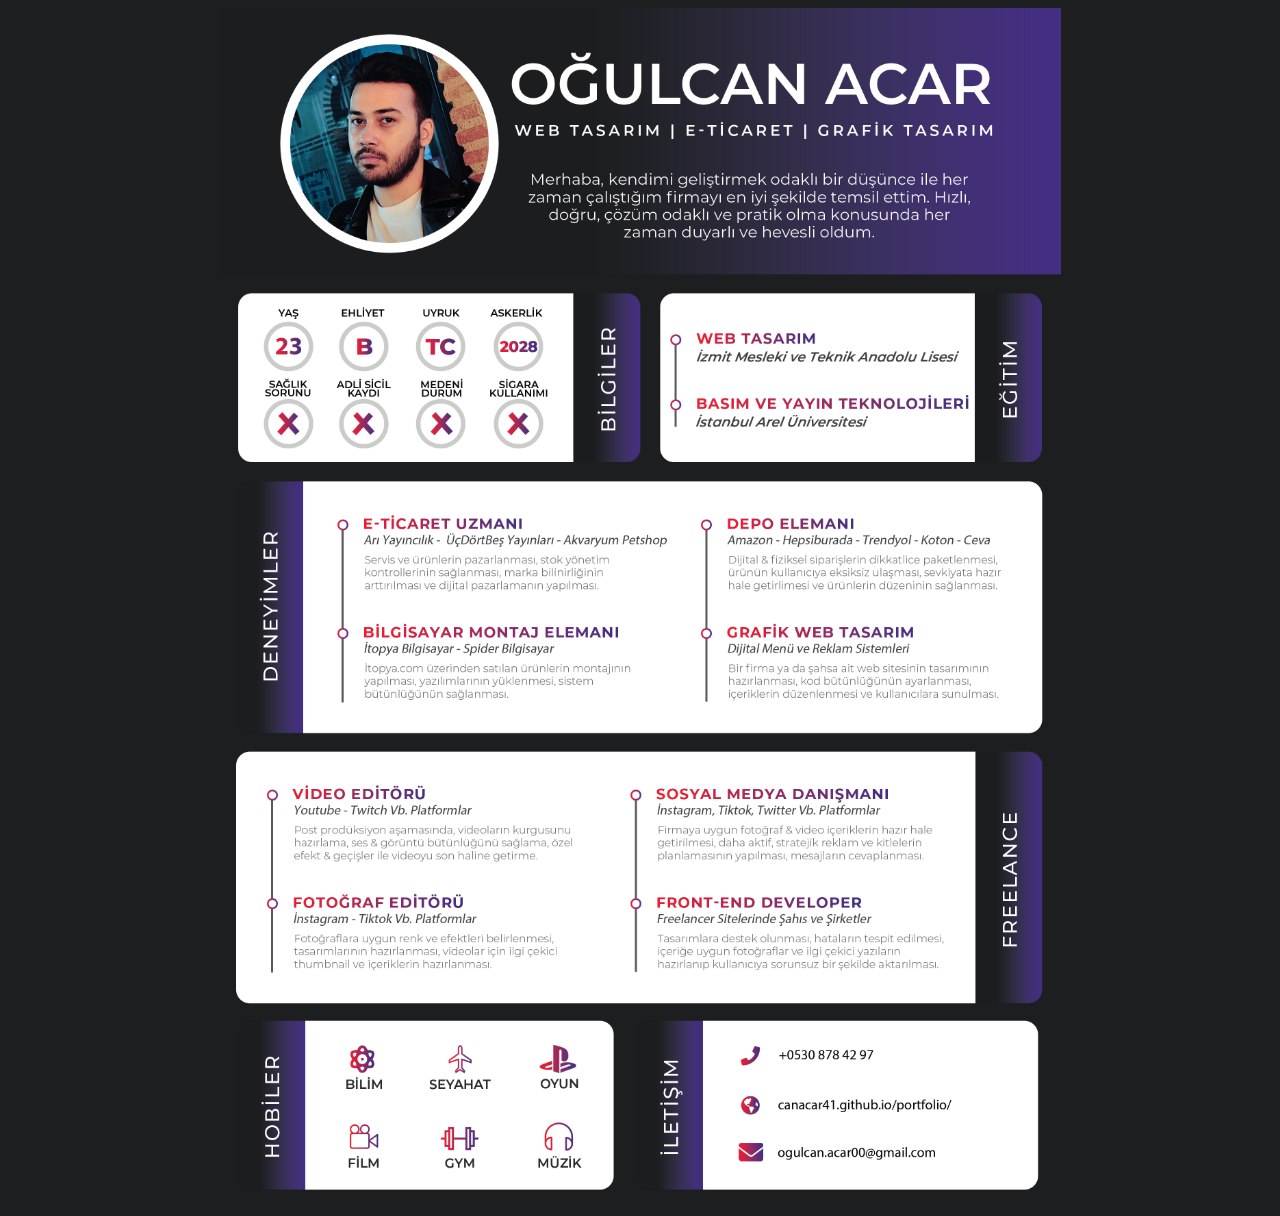
<file: cv.html>
<!DOCTYPE html>
<html>
<head>
  <title>CV</title>
  <style>
    img {
      max-width: 100%; /* Resmin maksimum genişliği belirlendi */
      height: 1200px; /* Otomatik yükseklik ayarı */
      display: block; /* Kenar boşluklarını önlemek için */
      margin: 0 auto; /* Resmi ortalamak için */
    }
  </style>
</head>
<body style="background-color: #1c1e1f;">

<img src="img/cancv100.png" alt="Açıklama">

</body>
</html>
</file>
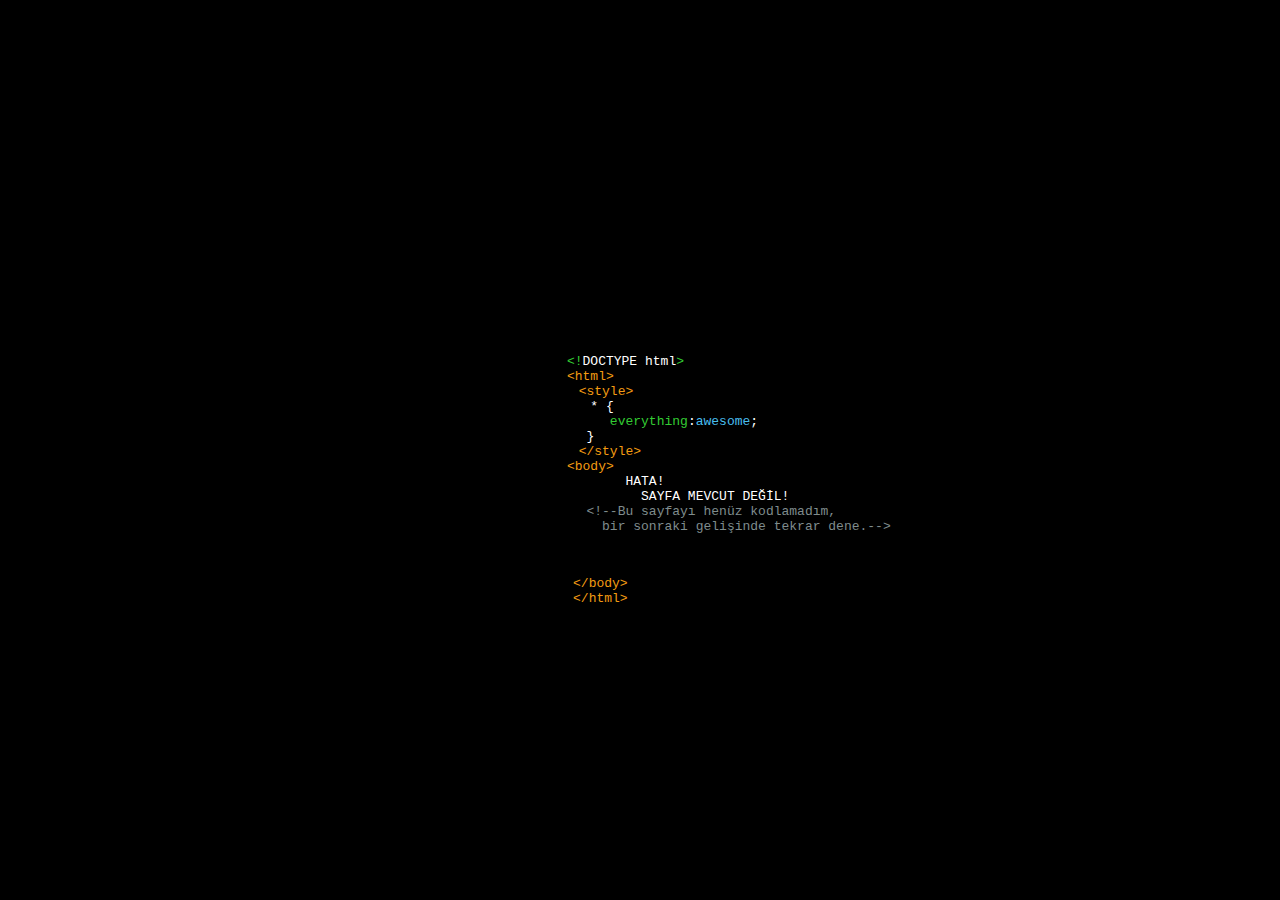
<file: error/eror.html>
<!DOCTYPE html>
<html lang="en" >
<head>
  <meta charset="UTF-8">
  <title>Can - 404 - Hata!!!</title>
  <link rel="stylesheet" href="./error.css">

</head>
<body>
<div class="error">

<div class="wrap">
  <div class="404">
    <pre><code>
	 <span class="green">&lt;!</span><span>DOCTYPE html</span><span class="green">&gt;</span>
<span class="orange">&lt;html&gt;</span>
    <span class="orange">&lt;style&gt;</span>
   * {
		        <span class="green">everything</span>:<span class="blue">awesome</span>;
}
     <span class="orange">&lt;/style&gt;</span>
 <span class="orange">&lt;body&gt;</span> 
              HATA!
				SAYFA MEVCUT DEĞİL!
				<span class="comment">&lt;!--Bu sayfayı henüz kodlamadım, 
					bir sonraki gelişinde tekrar dene.--&gt;
		</span>
 <span class="orange"></span> 
			  


</div>
<br />
<span class="info">

<span class="orange">&lt;/body&gt;</span>

<br/>
      <span class="orange">&lt;/html&gt;</span>
    </code></pre>
  </div>
</div>


</span>
<!-- partial -->
  <script  src="./script.js"></script>

</body>
</html>
</file>
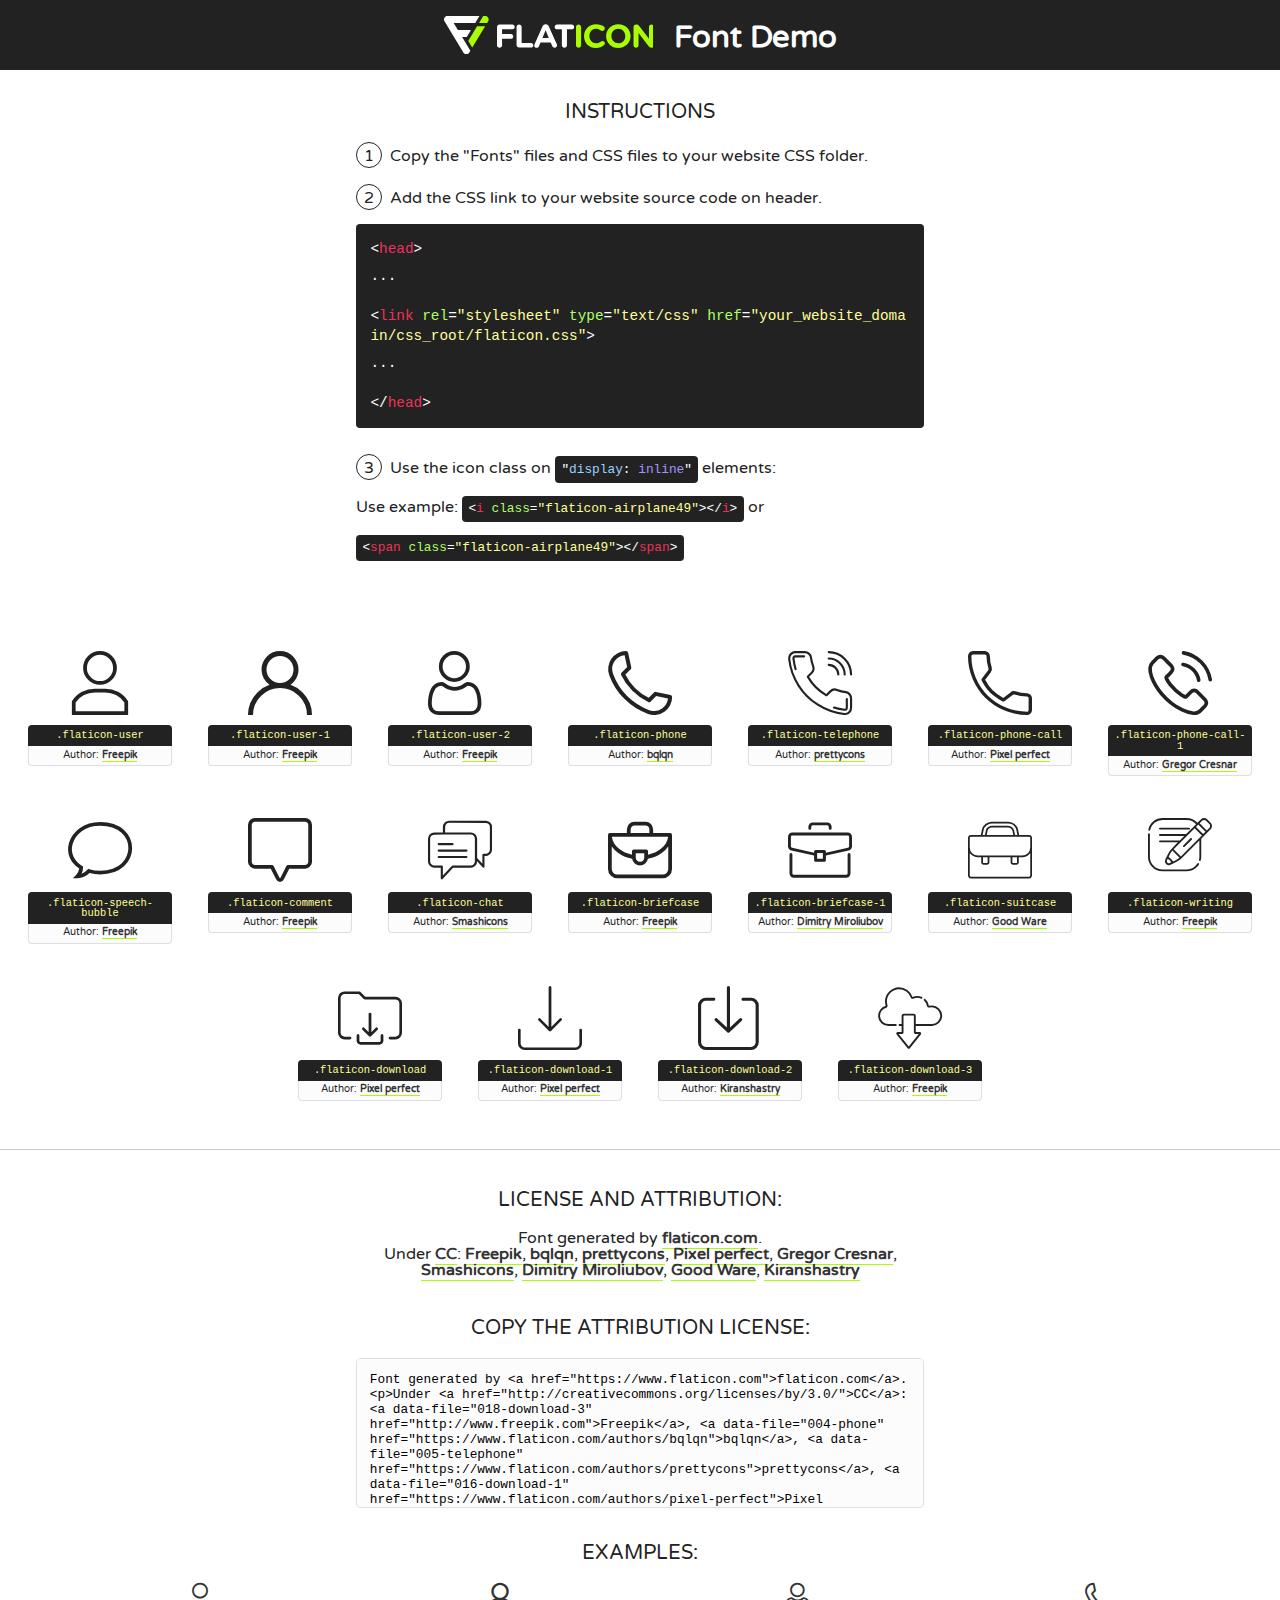
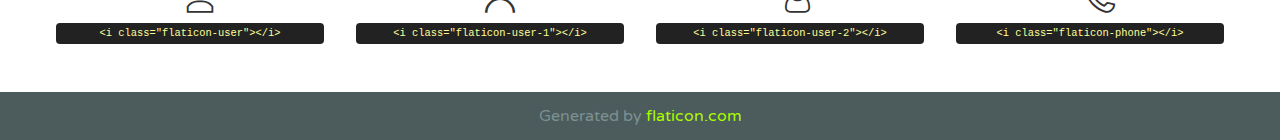
<file: icon/font/flaticon.html>
<!DOCTYPE html>
<!--
  Flaticon icon font: Flaticon
  Creation date: 06/10/2020 09:15
-->
<html>
<!DOCTYPE html>
<html>

<head>
    <title>Flaticon WebFont</title>
    <link href="http://fonts.googleapis.com/css?family=Varela+Round" rel="stylesheet" type="text/css" />
    <link rel="stylesheet" type="text/css" href="flaticon.css">
    <meta charset="UTF-8">
    <style>
    html, body, div, span, applet, object, iframe,
    h1, h2, h3, h4, h5, h6, p, blockquote, pre,
    a, abbr, acronym, address, big, cite, code,
    del, dfn, em, img, ins, kbd, q, s, samp,
    small, strike, strong, sub, sup, tt, var,
    b, u, i, center,
    dl, dt, dd, ol, ul, li,
    fieldset, form, label, legend,
    table, caption, tbody, tfoot, thead, tr, th, td,
    article, aside, canvas, details, embed, 
    figure, figcaption, footer, header, hgroup, 
    menu, nav, output, ruby, section, summary,
    time, mark, audio, video {
        margin: 0;
        padding: 0;
        border: 0;
        font-size: 100%;
        font: inherit;
        vertical-align: baseline;
    }
    /* HTML5 display-role reset for older browsers */
    article, aside, details, figcaption, figure, 
    footer, header, hgroup, menu, nav, section {
        display: block;
    }
    body {
        line-height: 1;
    }
    ol, ul {
        list-style: none;
    }
    blockquote, q {
        quotes: none;
    }
    blockquote:before, blockquote:after,
    q:before, q:after {
        content: '';
        content: none;
    }
    table {
        border-collapse: collapse;
        border-spacing: 0;
    }
    body {
        font-family: 'Varela Round', Helvetica, Arial, sans-serif;
        font-size: 16px;
        color: #222;
    }
    a {
        color: #333;
        border-bottom: 1px solid #a9fd00;
        font-weight: bold;
        text-decoration: none;
    }
    * {
        -moz-box-sizing: border-box;
        -webkit-box-sizing: border-box;
        box-sizing: border-box;
        margin: 0;
        padding: 0;
    }
    [class^="flaticon-"]:before, [class*=" flaticon-"]:before, [class^="flaticon-"]:after, [class*=" flaticon-"]:after {
        font-family: Flaticon;
        font-size: 30px;
        font-style: normal;
        margin-left: 20px;
        color: #333;
    }
    .wrapper {
        max-width: 600px;
        margin: auto;
        padding: 0 1em;
    }
    .title {
        font-size: 1.25em;
        text-align: center;
        margin-bottom: 1em;
        text-transform: uppercase;
    }
    header {
        text-align: center;
        background-color: #222;
        color: #fff;
        padding: 1em;
    }
    header .logo {
        width: 210px;
        height: 38px;
        display: inline-block;
        vertical-align: middle;
        margin-right: 1em;
        border: none;
    }
    header strong {
        font-size: 1.95em;
        font-weight: bold;
        vertical-align: middle;
        margin-top: 5px;
        display: inline-block;
    }
    .demo {
        margin: 2em auto;
        line-height: 1.25em;
    }
    .demo ul li {
        margin-bottom: 1em;
    }
    .demo ul li .num {
        color: #222;
        border-radius: 20px;
        display: inline-block;
        width: 26px;
        padding: 3px;
        height: 26px;
        text-align: center;
        margin-right: 0.5em;
        border: 1px solid #222;
    }
    .demo ul li code {
        background-color: #222;
        border-radius: 4px;
        padding: 0.25em 0.5em;
        display: inline-block;
        color: #fff;
        font-family: Consolas,Monaco,Lucida Console,Liberation Mono,DejaVu Sans Mono,Bitstream Vera Sans Mono,Courier New, monospace;
        font-weight: lighter;
        margin-top: 1em;
        font-size: 0.8em;
        word-break: break-all;
    }
    .demo ul li code.big {
        padding: 1em;
        font-size: 0.9em;
    }
    .demo ul li code .red {
        color: #EF3159;
    }
    .demo ul li code .green {
        color: #ACFF65;
    }
    .demo ul li code .yellow {
        color: #FFFF99;
    }
    .demo ul li code .blue {
        color: #99D3FF;
    }
    .demo ul li code .purple {
        color: #A295FF;
    }
    .demo ul li code .dots {
        margin-top: 0.5em;
        display: block;
    }
    #glyphs {
        border-bottom: 1px solid #ccc;
        padding: 2em 0;
        text-align: center;
    }
    .glyph {
        display: inline-block;
        width: 9em;
        margin: 1em;
        text-align: center;
        vertical-align: top;
        background: #FFF;
    }
    .glyph .glyph-icon {
        padding: 10px;
        display: block;
        font-family:"Flaticon";
        font-size: 64px;
        line-height: 1;
    }
    .glyph .glyph-icon:before {
        font-size: 64px;
        color: #222;
        margin-left: 0;
    }
    .class-name {
        font-size: 0.65em;
        background-color: #222;
        color: #fff;
        border-radius: 4px 4px 0 0;
        padding: 0.5em;
        color: #FFFF99;
        font-family: Consolas,Monaco,Lucida Console,Liberation Mono,DejaVu Sans Mono,Bitstream Vera Sans Mono,Courier New, monospace;
    }
    .author-name {
        font-size: 0.6em;
        background-color: #fcfcfd;
        border: 1px solid #DEDEE4;
        border-top: 0;
        border-radius: 0 0 4px 4px;
        padding: 0.5em;
    }
    .class-name:last-child {
        font-size: 10px;
        color:#888;
    }
    .class-name:last-child a {
        font-size: 10px;
        color:#555;
    }
    .class-name:last-child a:hover {
        color:#a9fd00;
    }
    .glyph > input {
        display: block;
        width: 100px;
        margin: 5px auto;
        text-align: center;
        font-size: 12px;
        cursor: text;
    }
    .glyph > input.icon-input {
        font-family:"Flaticon";
        font-size: 16px;
        margin-bottom: 10px;
    }
    .attribution .title {
        margin-top: 2em;
    }
    .attribution textarea {
        background-color: #fcfcfd;
        padding: 1em;
        border: none;
        box-shadow: none;
        border: 1px solid #DEDEE4;
        border-radius: 4px;
        resize: none;
        width: 100%;
        height: 150px;
        font-size: 0.8em;
        font-family: Consolas,Monaco,Lucida Console,Liberation Mono,DejaVu Sans Mono,Bitstream Vera Sans Mono,Courier New, monospace;
        -webkit-appearance: none;
    }
    .iconsuse {
        margin: 2em auto;
        text-align: center;
        max-width: 1200px;
    }
    .iconsuse:after {
        content: '';
        display: table;
        clear: both;
    }
    .iconsuse .image {
        float: left;
        width: 25%;
        padding: 0 1em;
    }
    .iconsuse .image p {
        margin-bottom: 1em;
    }
    .iconsuse .image span {
        display: block;
        font-size: 0.65em;
        background-color: #222;
        color: #fff;
        border-radius: 4px;
        padding: 0.5em;
        color: #FFFF99;
        margin-top: 1em;
        font-family: Consolas,Monaco,Lucida Console,Liberation Mono,DejaVu Sans Mono,Bitstream Vera Sans Mono,Courier New, monospace;
    }
    #footer {
        text-align: center;
        background-color: #4C5B5C;
        color: #7c9192;
        padding: 1em;
    }
    #footer a {
        border: none;
        color: #a9fd00;
        font-weight: normal;
    }
    @media (max-width: 960px) {
        .iconsuse .image {
            width: 50%;
        }
    }
    @media (max-width: 560px) {
        .iconsuse .image {
            width: 100%;
        }
    }
    </style>
</head>

<body class="characters-off">

    <header>
        <a href="https://www.flaticon.com" target="_blank" class="logo">
            <svg version="1.1" xmlns="http://www.w3.org/2000/svg" xmlns:xlink="http://www.w3.org/1999/xlink" xmlns:a="http://ns.adobe.com/AdobeSVGViewerExtensions/3.0/" viewBox="0 0 560.875 102.036" enable-background="new 0 0 560.875 102.036" xml:space="preserve">
                <defs>
                </defs>
                <g>
                    <g class="letters">
                        <path fill="#ffffff" d="M141.596,29.675c0-3.777,2.985-6.767,6.764-6.767h34.438c3.426,0,6.15,2.728,6.15,6.15
                        c0,3.43-2.724,6.149-6.15,6.149h-27.674v13.091h23.719c3.429,0,6.151,2.724,6.151,6.15c0,3.43-2.723,6.149-6.151,6.149h-23.719
                        v17.574c0,3.773-2.986,6.761-6.764,6.761c-3.779,0-6.764-2.989-6.764-6.761V29.675z"></path>
                        <path fill="#ffffff" d="M193.844,29.149c0-3.781,2.985-6.767,6.764-6.767c3.776,0,6.763,2.985,6.763,6.767v42.957h25.039
                        c3.426,0,6.149,2.726,6.149,6.153c0,3.425-2.723,6.15-6.149,6.15h-31.802c-3.779,0-6.764-2.986-6.764-6.768V29.149z"></path>
                        <path fill="#ffffff" d="M241.891,75.71l21.438-48.407c1.492-3.341,4.215-5.357,7.906-5.357h0.792
                        c3.686,0,6.323,2.017,7.815,5.357l21.439,48.407c0.436,0.967,0.701,1.845,0.701,2.723c0,3.602-2.809,6.501-6.414,6.501
                        c-3.161,0-5.269-1.845-6.499-4.655l-4.132-9.661h-27.059l-4.301,10.102c-1.144,2.631-3.426,4.214-6.237,4.214
                        c-3.517,0-6.24-2.81-6.24-6.325C241.1,77.64,241.451,76.677,241.891,75.71z M279.932,58.666l-8.521-20.297l-8.526,20.297H279.932
                        z"></path>
                        <path fill="#ffffff" d="M314.864,35.387H301.86c-3.429,0-6.239-2.813-6.239-6.238c0-3.429,2.811-6.24,6.239-6.24h39.533
                        c3.426,0,6.237,2.811,6.237,6.24c0,3.425-2.811,6.238-6.237,6.238h-13.001v42.785c0,3.773-2.99,6.761-6.764,6.761
                        c-3.779,0-6.764-2.989-6.764-6.761V35.387z"></path>
                        <path fill="#A9FD00" d="M352.615,29.149c0-3.781,2.985-6.767,6.767-6.767c3.774,0,6.761,2.985,6.761,6.767v49.024
                        c0,3.773-2.987,6.761-6.761,6.761c-3.781,0-6.767-2.989-6.767-6.761V29.149z"></path>
                        <path fill="#A9FD00" d="M374.132,53.836v-0.179c0-17.481,13.178-31.801,32.065-31.801c9.22,0,15.459,2.458,20.557,6.238
                        c1.402,1.054,2.637,2.985,2.637,5.357c0,3.692-2.985,6.59-6.681,6.59c-1.845,0-3.071-0.702-4.044-1.319
                        c-3.776-2.813-7.729-4.393-12.562-4.393c-10.364,0-17.831,8.611-17.831,19.154v0.173c0,10.542,7.291,19.329,17.831,19.329
                        c5.715,0,9.492-1.756,13.359-4.834c1.049-0.874,2.458-1.491,4.039-1.491c3.429,0,6.325,2.813,6.325,6.236
                        c0,2.106-1.056,3.78-2.282,4.834c-5.539,4.834-12.036,7.733-21.878,7.733C387.572,85.464,374.132,71.493,374.132,53.836z"></path>
                        <path fill="#A9FD00" d="M433.009,53.836v-0.179c0-17.481,13.79-31.801,32.766-31.801c18.981,0,32.592,14.143,32.592,31.628v0.173
                        c0,17.483-13.785,31.807-32.769,31.807C446.625,85.464,433.009,71.32,433.009,53.836z M484.224,53.836v-0.179
                        c0-10.539-7.725-19.326-18.626-19.326c-10.893,0-18.449,8.611-18.449,19.154v0.173c0,10.542,7.73,19.329,18.626,19.329
                        C476.676,72.986,484.224,64.378,484.224,53.836z"></path>
                        <path fill="#A9FD00" d="M506.233,29.321c0-3.774,2.99-6.763,6.767-6.763h1.401c3.252,0,5.183,1.583,7.029,3.953l26.093,34.265
                        V29.059c0-3.692,2.99-6.677,6.681-6.677c3.683,0,6.671,2.985,6.671,6.677v48.934c0,3.78-2.987,6.765-6.764,6.765h-0.436
                        c-3.257,0-5.188-1.581-7.034-3.953l-27.056-35.492v32.944c0,3.687-2.985,6.676-6.678,6.676c-3.683,0-6.673-2.989-6.673-6.676
                        V29.321z"></path>
                    </g>
                    <g class="insignia">
                        <path fill="#ffffff" d="M48.372,56.137h12.517l11.156-18.537H37.186L25.688,18.539h57.825L94.668,0H9.271
                        C5.925,0,2.842,1.801,1.198,4.716c-1.644,2.907-1.593,6.482,0.134,9.343l50.38,83.501c1.678,2.781,4.689,4.476,7.938,4.476
                        c3.246,0,6.257-1.695,7.935-4.476l2.898-4.804L48.372,56.137z"></path>
                        <g class="i">
                            <path fill="#A9FD00" d="M93.575,18.539h0.031v0.004l21.652,0.004l2.705-4.488c1.727-2.861,1.778-6.436,0.133-9.343
                            C116.454,1.801,113.371,0,110.026,0h-5.294L93.575,18.539z"></path>
                            <polygon fill="#A9FD00" points="88.291,27.356 64.725,66.486 75.519,84.404 109.942,27.356"></polygon>
                        </g>
                    </g>
                </g>
            </svg>
        </a>
        <strong>Font Demo</strong>
    </header>


    <section class="demo wrapper">

        <p class="title">Instructions</p>

        <ul>
            <li>
                <span class="num">1</span>Copy the "Fonts" files and CSS files to your website CSS folder.
            </li>
            <li>
                <span class="num">2</span>Add the CSS link to your website source code on header.
                <code class="big">
                    &lt;<span class="red">head</span>&gt;
                    <br/><span class="dots">...</span>
                    <br/>&lt;<span class="red">link</span> <span class="green">rel</span>=<span class="yellow">"stylesheet"</span> <span class="green">type</span>=<span class="yellow">"text/css"</span> <span class="green">href</span>=<span class="yellow">"your_website_domain/css_root/flaticon.css"</span>&gt;
                    <br/><span class="dots">...</span>
                    <br/>&lt;/<span class="red">head</span>&gt;
                </code>
            </li>

            <li>
                <p>
                    <span class="num">3</span>Use the icon class on <code>"<span class="blue">display</span>:<span class="purple"> inline</span>"</code> elements:
                    <br />
                    Use example: <code>&lt;<span class="red">i</span> <span class="green">class</span>=<span class="yellow">&quot;flaticon-airplane49&quot;</span>&gt;&lt;/<span class="red">i</span>&gt;</code> or <code>&lt;<span class="red">span</span> <span class="green">class</span>=<span class="yellow">&quot;flaticon-airplane49&quot;</span>&gt;&lt;/<span class="red">span</span>&gt;</code>
            </li>
        </ul>

    </section>




   <section id="glyphs">          
    
      
        <div class="glyph"><div class="glyph-icon flaticon-user"></div>
            <div class="class-name">.flaticon-user</div>
            <div class="author-name">Author: <a data-file="001-user" href="http://www.freepik.com">Freepik</a> </div> 
        </div>        
        
        <div class="glyph"><div class="glyph-icon flaticon-user-1"></div>
            <div class="class-name">.flaticon-user-1</div>
            <div class="author-name">Author: <a data-file="002-user-1" href="http://www.freepik.com">Freepik</a> </div> 
        </div>        
        
        <div class="glyph"><div class="glyph-icon flaticon-user-2"></div>
            <div class="class-name">.flaticon-user-2</div>
            <div class="author-name">Author: <a data-file="003-user-2" href="http://www.freepik.com">Freepik</a> </div> 
        </div>        
        
        <div class="glyph"><div class="glyph-icon flaticon-phone"></div>
            <div class="class-name">.flaticon-phone</div>
            <div class="author-name">Author: <a data-file="004-phone" href="https://www.flaticon.com/authors/bqlqn">bqlqn</a> </div> 
        </div>        
        
        <div class="glyph"><div class="glyph-icon flaticon-telephone"></div>
            <div class="class-name">.flaticon-telephone</div>
            <div class="author-name">Author: <a data-file="005-telephone" href="https://www.flaticon.com/authors/prettycons">prettycons</a> </div> 
        </div>        
        
        <div class="glyph"><div class="glyph-icon flaticon-phone-call"></div>
            <div class="class-name">.flaticon-phone-call</div>
            <div class="author-name">Author: <a data-file="006-phone-call" href="https://www.flaticon.com/authors/pixel-perfect">Pixel perfect</a> </div> 
        </div>        
        
        <div class="glyph"><div class="glyph-icon flaticon-phone-call-1"></div>
            <div class="class-name">.flaticon-phone-call-1</div>
            <div class="author-name">Author: <a data-file="007-phone-call-1" href="https://www.flaticon.com/authors/gregor-cresnar">Gregor Cresnar</a> </div> 
        </div>        
        
        <div class="glyph"><div class="glyph-icon flaticon-speech-bubble"></div>
            <div class="class-name">.flaticon-speech-bubble</div>
            <div class="author-name">Author: <a data-file="008-speech-bubble" href="http://www.freepik.com">Freepik</a> </div> 
        </div>        
        
        <div class="glyph"><div class="glyph-icon flaticon-comment"></div>
            <div class="class-name">.flaticon-comment</div>
            <div class="author-name">Author: <a data-file="009-comment" href="http://www.freepik.com">Freepik</a> </div> 
        </div>        
        
        <div class="glyph"><div class="glyph-icon flaticon-chat"></div>
            <div class="class-name">.flaticon-chat</div>
            <div class="author-name">Author: <a data-file="010-chat" href="https://www.flaticon.com/authors/smashicons">Smashicons</a> </div> 
        </div>        
        
        <div class="glyph"><div class="glyph-icon flaticon-briefcase"></div>
            <div class="class-name">.flaticon-briefcase</div>
            <div class="author-name">Author: <a data-file="011-briefcase" href="http://www.freepik.com">Freepik</a> </div> 
        </div>        
        
        <div class="glyph"><div class="glyph-icon flaticon-briefcase-1"></div>
            <div class="class-name">.flaticon-briefcase-1</div>
            <div class="author-name">Author: <a data-file="012-briefcase-1" href="https://www.flaticon.com/authors/dimitry-miroliubov">Dimitry Miroliubov</a> </div> 
        </div>        
        
        <div class="glyph"><div class="glyph-icon flaticon-suitcase"></div>
            <div class="class-name">.flaticon-suitcase</div>
            <div class="author-name">Author: <a data-file="013-suitcase" href="https://www.flaticon.com/authors/good-ware">Good Ware</a> </div> 
        </div>        
        
        <div class="glyph"><div class="glyph-icon flaticon-writing"></div>
            <div class="class-name">.flaticon-writing</div>
            <div class="author-name">Author: <a data-file="014-writing" href="http://www.freepik.com">Freepik</a> </div> 
        </div>        
        
        <div class="glyph"><div class="glyph-icon flaticon-download"></div>
            <div class="class-name">.flaticon-download</div>
            <div class="author-name">Author: <a data-file="015-download" href="https://www.flaticon.com/authors/pixel-perfect">Pixel perfect</a> </div> 
        </div>        
        
        <div class="glyph"><div class="glyph-icon flaticon-download-1"></div>
            <div class="class-name">.flaticon-download-1</div>
            <div class="author-name">Author: <a data-file="016-download-1" href="https://www.flaticon.com/authors/pixel-perfect">Pixel perfect</a> </div> 
        </div>        
        
        <div class="glyph"><div class="glyph-icon flaticon-download-2"></div>
            <div class="class-name">.flaticon-download-2</div>
            <div class="author-name">Author: <a data-file="017-download-2" href="https://www.flaticon.com/authors/kiranshastry">Kiranshastry</a> </div> 
        </div>        
        
        <div class="glyph"><div class="glyph-icon flaticon-download-3"></div>
            <div class="class-name">.flaticon-download-3</div>
            <div class="author-name">Author: <a data-file="018-download-3" href="http://www.freepik.com">Freepik</a> </div> 
        </div>        
        

    </section>



    <section class="attribution wrapper"   style="text-align:center;">

      <div class="title">License and attribution:</div><div class="attrDiv">Font generated by <a href="https://www.flaticon.com">flaticon.com</a>. <div><p>Under <a href="http://creativecommons.org/licenses/by/3.0/">CC</a>: <a data-file="018-download-3" href="http://www.freepik.com">Freepik</a>, <a data-file="004-phone" href="https://www.flaticon.com/authors/bqlqn">bqlqn</a>, <a data-file="005-telephone" href="https://www.flaticon.com/authors/prettycons">prettycons</a>, <a data-file="016-download-1" href="https://www.flaticon.com/authors/pixel-perfect">Pixel perfect</a>, <a data-file="007-phone-call-1" href="https://www.flaticon.com/authors/gregor-cresnar">Gregor Cresnar</a>, <a data-file="010-chat" href="https://www.flaticon.com/authors/smashicons">Smashicons</a>, <a data-file="012-briefcase-1" href="https://www.flaticon.com/authors/dimitry-miroliubov">Dimitry Miroliubov</a>, <a data-file="013-suitcase" href="https://www.flaticon.com/authors/good-ware">Good Ware</a>, <a data-file="017-download-2" href="https://www.flaticon.com/authors/kiranshastry">Kiranshastry</a></p>  </div>
      </div>
      <div class="title">Copy the Attribution License:</div>

    <textarea onclick="this.focus();this.select();">Font generated by &lt;a href=&quot;https://www.flaticon.com&quot;&gt;flaticon.com&lt;/a&gt;. <p>Under <a href="http://creativecommons.org/licenses/by/3.0/">CC</a>: <a data-file="018-download-3" href="http://www.freepik.com">Freepik</a>, <a data-file="004-phone" href="https://www.flaticon.com/authors/bqlqn">bqlqn</a>, <a data-file="005-telephone" href="https://www.flaticon.com/authors/prettycons">prettycons</a>, <a data-file="016-download-1" href="https://www.flaticon.com/authors/pixel-perfect">Pixel perfect</a>, <a data-file="007-phone-call-1" href="https://www.flaticon.com/authors/gregor-cresnar">Gregor Cresnar</a>, <a data-file="010-chat" href="https://www.flaticon.com/authors/smashicons">Smashicons</a>, <a data-file="012-briefcase-1" href="https://www.flaticon.com/authors/dimitry-miroliubov">Dimitry Miroliubov</a>, <a data-file="013-suitcase" href="https://www.flaticon.com/authors/good-ware">Good Ware</a>, <a data-file="017-download-2" href="https://www.flaticon.com/authors/kiranshastry">Kiranshastry</a></p>  
     </textarea>

    </section>

    <section class="iconsuse">

          <div class="title">Examples:</div>            
             
            <div class="image">
                <p>
                    <i class="glyph-icon flaticon-user"></i> 
                    <span>&lt;i class=&quot;flaticon-user&quot;&gt;&lt;/i&gt;</span>
                </p>
            </div>
            
            <div class="image">
                <p>
                    <i class="glyph-icon flaticon-user-1"></i> 
                    <span>&lt;i class=&quot;flaticon-user-1&quot;&gt;&lt;/i&gt;</span>
                </p>
            </div>
            
            <div class="image">
                <p>
                    <i class="glyph-icon flaticon-user-2"></i> 
                    <span>&lt;i class=&quot;flaticon-user-2&quot;&gt;&lt;/i&gt;</span>
                </p>
            </div>
            
            <div class="image">
                <p>
                    <i class="glyph-icon flaticon-phone"></i> 
                    <span>&lt;i class=&quot;flaticon-phone&quot;&gt;&lt;/i&gt;</span>
                </p>
            </div>
                       
        </div>
                            
    </section>

<div id="footer">
    <div>Generated by <a href="https://www.flaticon.com">flaticon.com</a>
    </div>
</div>



</body>
</html>
</file>
<file: error/error.css>
@import url(https://fonts.googleapis.com/css?family=Gilda+Display);

html {
  background-color:black;
  color: white;
  overflow: hidden;
  height: 100%;
  -webkit-user-select: none;
     -moz-user-select: none;
      -ms-user-select: none;
          user-select: none;
		  font-size: medium;
}

.error {
  text-align: center;
  font-family: 'Gilda Display', serif;
  
  text-align: center;
  width: 100%;
  height: 120px;
  margin: auto;
  position: absolute;
  top: 0;
  bottom: 0;
  left: -60px;
  right: 0;
  -webkit-animation: noise-3 1s linear infinite;
          animation: noise-3 1s linear infinite;
  overflow: default;
}

body:after {
  content: 'hata 404';
  font-family: OCR-A;
  font-size: 100px;
  
  text-align: center;
  width: 550px;
  margin: auto;
  position: absolute;
  top: 25%;
  bottom: 0;
  left: 0;
  right: 35%;
  opacity: 0;
  color: white;
  -webkit-animation: noise-1 .2s linear infinite;
          animation: noise-1 .2s linear infinite;
}
body:before {
  content: 'hata 404';
  font-family: OCR-A;
  font-size: 100px;
  
  text-align: center;
  width: 550px;
  margin: auto;
  position: absolute;
  top: 25%;
  bottom: 0;
  left: 0;
  right: 35%;
  opacity: 0;
  color: white;
  -webkit-animation: noise-2 .2s linear infinite;
          animation: noise-2 .2s linear infinite;
}

.info {
  text-align: center;
  width: 200px;
  height: 60px;
  margin: auto;
  position: absolute;
  top: 280px;
  bottom: 0;
  left: 20px;
  right: 0;
  -webkit-animation: noise-3 1s linear infinite;
          animation: noise-3 1s linear infinite;
}

.info:before {
  content: 'sayfa mevcut degil';
  font-family: OCR-A;
  font-size: 100px;
  text-align: center;
  width: 800px; 
  margin: auto;
  position: absolute;
  top: 20px;
  bottom: 0;
  left: 40px;
  right: 100px;
  opacity: 0;
  color: white;
  -webkit-animation: noise-2 .2s linear infinite;
          animation: noise-2 .2s linear infinite;
}

.info:after {
  content: 'sayfa mevcut degil';
  font-family: OCR-A;
  font-size: 100px;
  text-align: center;
  width: 800px;
  margin: auto;
  position: absolute;
  top: 20px;
  bottom: 0;
  left: 40px;
  right: 0;
  opacity: 0;
  color: white;
  -webkit-animation: noise-1 .2s linear infinite;
          animation: noise-1 .2s linear infinite;
}

@-webkit-keyframes noise-1 {
  0%, 20%, 40%, 60%, 70%, 90% {opacity: 0;}
  10% {opacity: .1;}
  50% {opacity: .5; left: -6px;}
  80% {opacity: .3;}
  100% {opacity: .6; left: 2px;}
}

@keyframes noise-1 {
  0%, 20%, 40%, 60%, 70%, 90% {opacity: 0;}
  10% {opacity: .1;}
  50% {opacity: .5; left: -6px;}
  80% {opacity: .3;}
  100% {opacity: .6; left: 2px;}
}

@-webkit-keyframes noise-2 {
  0%, 20%, 40%, 60%, 70%, 90% {opacity: 0;}
  10% {opacity: .1;}
  50% {opacity: .5; left: 6px;}
  80% {opacity: .3;}
  100% {opacity: .6; left: -2px;}
}

@keyframes noise-2 {
  0%, 20%, 40%, 60%, 70%, 90% {opacity: 0;}
  10% {opacity: .1;}
  50% {opacity: .5; left: 6px;}
  80% {opacity: .3;}
  100% {opacity: .6; left: -2px;}
}

@-webkit-keyframes noise {
  0%, 3%, 5%, 42%, 44%, 100% {opacity: 1; -webkit-transform: scaleY(1); transform: scaleY(1);}  
  4.3% {opacity: 1; -webkit-transform: scaleY(1.7); transform: scaleY(1.7);}
  43% {opacity: 1; -webkit-transform: scaleX(1.5); transform: scaleX(1.5);}
}

@keyframes noise {
  0%, 3%, 5%, 42%, 44%, 100% {opacity: 1; -webkit-transform: scaleY(1); transform: scaleY(1);}  
  4.3% {opacity: 1; -webkit-transform: scaleY(1.7); transform: scaleY(1.7);}
  43% {opacity: 1; -webkit-transform: scaleX(1.5); transform: scaleX(1.5);}
}

@-webkit-keyframes noise-3 {
  0%,3%,5%,42%,44%,100% {opacity: 1; -webkit-transform: scaleY(1); transform: scaleY(1);}
  4.3% {opacity: 1; -webkit-transform: scaleY(4); transform: scaleY(4);}
  43% {opacity: 1; -webkit-transform: scaleX(10) rotate(60deg); transform: scaleX(10) rotate(60deg);}
}

@keyframes noise-3 {
  0%,3%,5%,42%,44%,100% {opacity: 1; -webkit-transform: scaleY(1); transform: scaleY(1);}
  4.3% {opacity: 1; -webkit-transform: scaleY(4); transform: scaleY(4);}
  43% {opacity: 1; -webkit-transform: scaleX(10) rotate(60deg); transform: scaleX(10) rotate(60deg);}
}

.wrap {
  top: 30%;
  left: 25%;
  
  height: 200px;
  
  margin-top: -100px;
  position: absolute;
}
code {
  color: white;
}
span.blue {
  color: #48beef;
}
span.comment {
  color: #7f8c8d;
}
span.orange {
  color: #f39c12;
}
span.green {
  color: #33cc33;
}

.viewFull {
  font-family:OCR-A;
  color:orange;
  text-decoration:none;
}
@font-face {
    font-family: OCR-A;
    src: url('[data-uri]') format('woff');
	
}

 @media only screen and (min-height: 500px) {

.viewFull{
  display:none; 	
	}

}
</file>
<file: icon/font/flaticon.css>
/*
  	Flaticon icon font: Flaticon
  	Creation date: 06/10/2020 09:15
  	*/

@font-face {
  font-family: "Flaticon";
  src: url("./Flaticon.eot");
  src: url("./Flaticon.eot?#iefix") format("embedded-opentype"),
       url("./Flaticon.woff2") format("woff2"),
       url("./Flaticon.woff") format("woff"),
       url("./Flaticon.ttf") format("truetype"),
       url("./Flaticon.svg#Flaticon") format("svg");
  font-weight: normal;
  font-style: normal;
}

@media screen and (-webkit-min-device-pixel-ratio:0) {
  @font-face {
    font-family: "Flaticon";
    src: url("./Flaticon.svg#Flaticon") format("svg");
  }
}

[class^="flaticon-"]:before, [class*=" flaticon-"]:before,
[class^="flaticon-"]:after, [class*=" flaticon-"]:after {   
  font-family: Flaticon;
        font-size: 20px;
font-style: normal;
margin-left: 20px;
}

.flaticon-user:before { content: "\f100"; }
.flaticon-user-1:before { content: "\f101"; }
.flaticon-user-2:before { content: "\f102"; }
.flaticon-phone:before { content: "\f103"; }
.flaticon-telephone:before { content: "\f104"; }
.flaticon-phone-call:before { content: "\f105"; }
.flaticon-phone-call-1:before { content: "\f106"; }
.flaticon-speech-bubble:before { content: "\f107"; }
.flaticon-comment:before { content: "\f108"; }
.flaticon-chat:before { content: "\f109"; }
.flaticon-briefcase:before { content: "\f10a"; }
.flaticon-briefcase-1:before { content: "\f10b"; }
.flaticon-suitcase:before { content: "\f10c"; }
.flaticon-writing:before { content: "\f10d"; }
.flaticon-download:before { content: "\f10e"; }
.flaticon-download-1:before { content: "\f10f"; }
.flaticon-download-2:before { content: "\f110"; }
.flaticon-download-3:before { content: "\f111"; }
</file>
